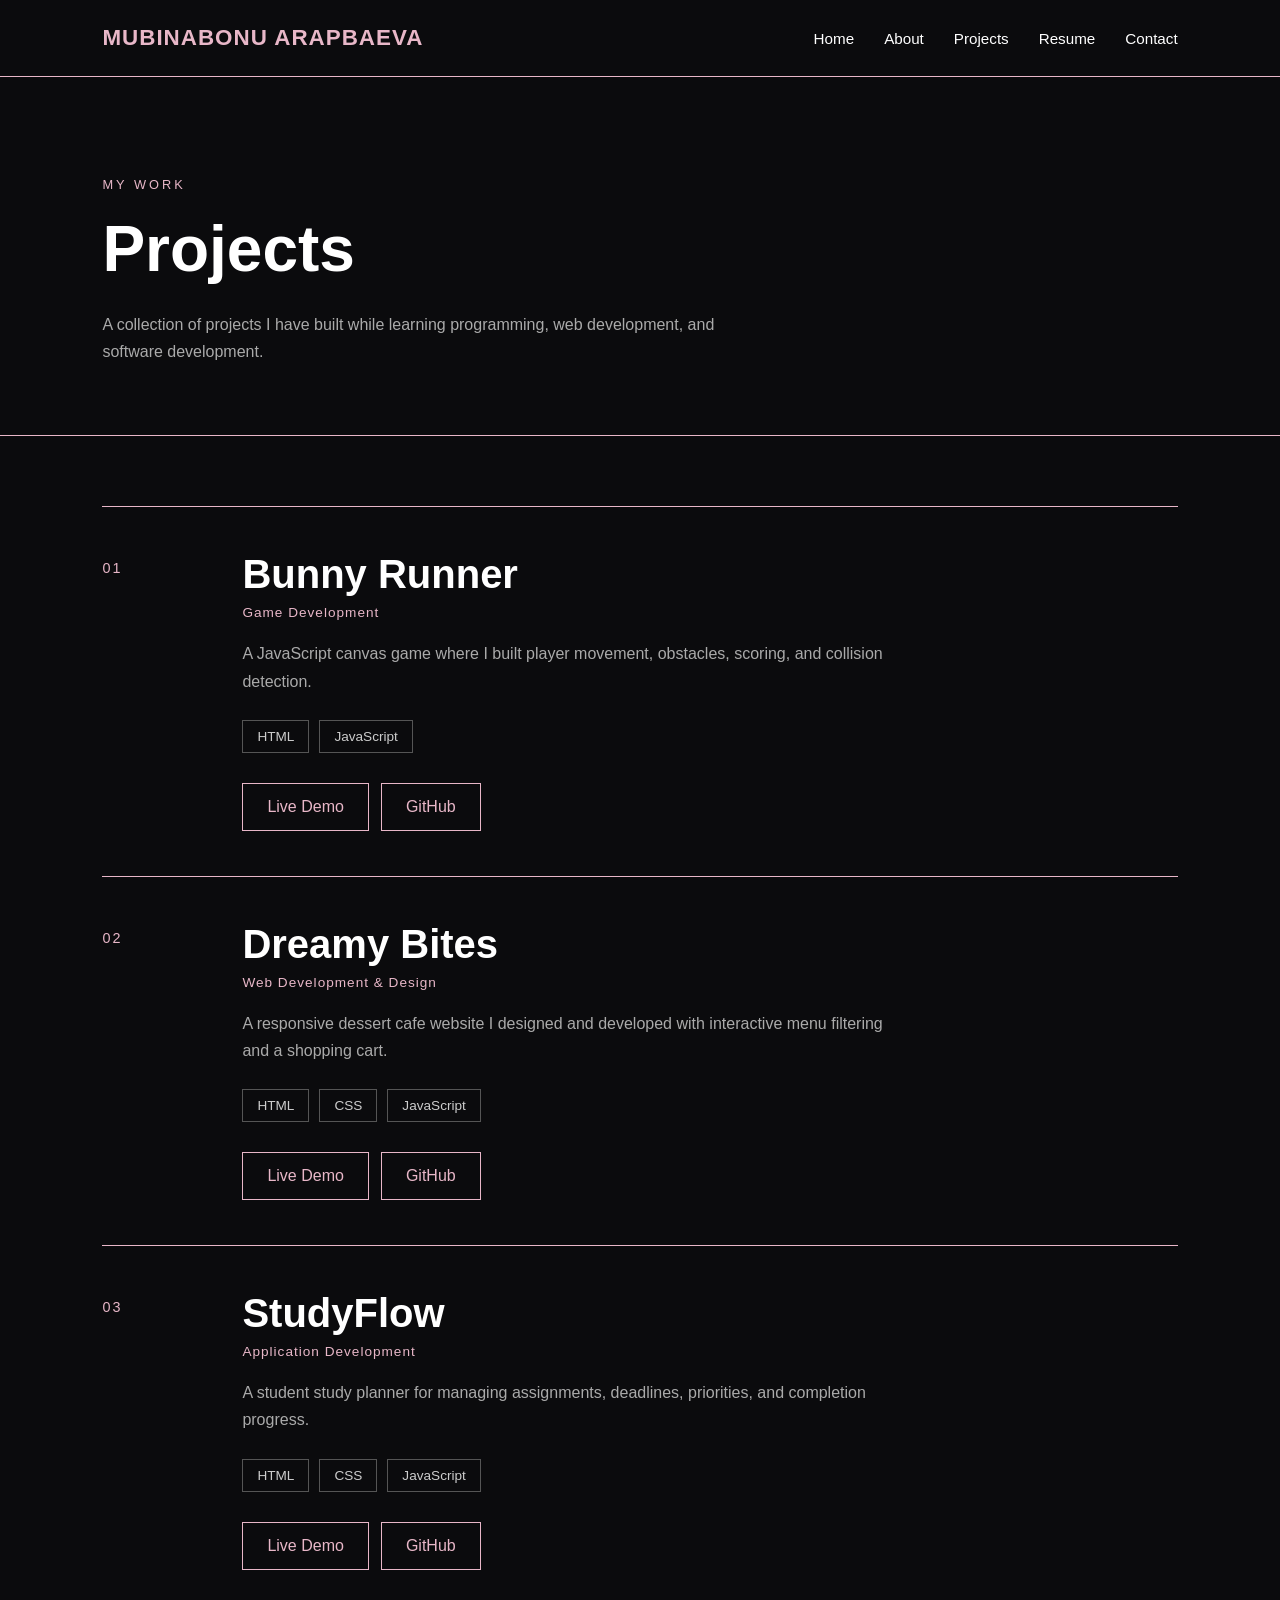
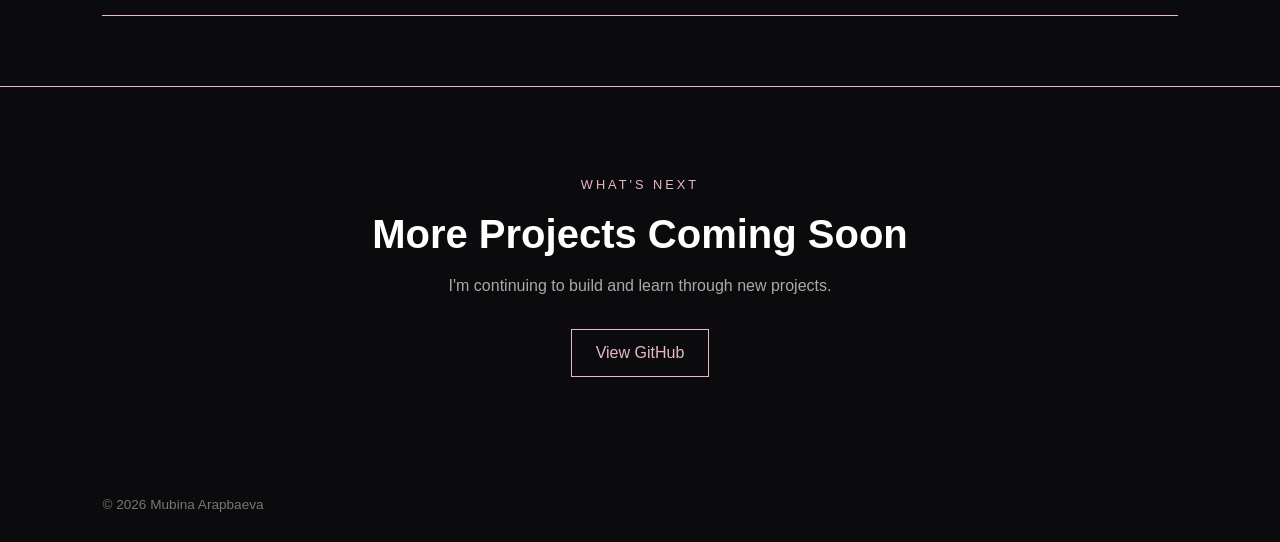
<file: projects.html>
<!DOCTYPE html>
<html lang="en">

<head>

    <meta charset="UTF-8">
    <meta name="viewport" content="width=device-width, initial-scale=1.0">

    <title>Projects | Mubina Arapbaeva</title>

    <link rel="stylesheet" href="style.css">

</head>

<body>

    <header>

        <nav>

            <a href="index.html" class="logo">
                MUBINABONU ARAPBAEVA
            </a>

            <div class="nav-links">

                <a href="index.html">
                    Home
                </a>

                <a href="about.html">
                    About
                </a>

                <a href="projects.html">
                    Projects
                </a>

                <a href="resume.html">
                    Resume
                </a>

                <a href="contact.html">
                    Contact
                </a>

            </div>

        </nav>

    </header>


    <main>

        <!-- Page introduction -->

        <section class="page-title">

            <p class="section-label">
                MY WORK
            </p>

            <h1>
                Projects
            </h1>

            <p>
                A collection of projects I have built while learning
                programming, web development, and software development.
            </p>

        </section>


        <!-- Projects -->

        <section class="projects-section">


            <!-- Bunny Runner -->

            <article class="project-card">

                <div class="project-number">
                    01
                </div>

                <div class="project-content">

                    <h2>
                        Bunny Runner
                    </h2>

                    <p class="project-type">
                        Game Development
                    </p>

                    <p>
                        A JavaScript canvas game where I built player
                        movement, obstacles, scoring, and collision detection.
                    </p>

                    <div class="project-tech">

                        <span>
                            HTML
                        </span>

                        <span>
                            JavaScript
                        </span>

                    </div>

                    <div class="project-buttons">

                        <a
                            href="https://mubina00.github.io/bunny-runner/"
                            target="_blank"
                            class="button"
                        >
                            Live Demo
                        </a>

                        <a
                            href="https://github.com/mubina00/bunny-runner"
                            target="_blank"
                            class="button secondary"
                        >
                            GitHub
                        </a>

                    </div>

                </div>

            </article>


            <!-- Dreamy Bites -->

            <article class="project-card">

                <div class="project-number">
                    02
                </div>

                <div class="project-content">

                    <h2>
                        Dreamy Bites
                    </h2>

                    <p class="project-type">
                        Web Development & Design
                    </p>

                    <p>
                        A responsive dessert cafe website I designed and
                        developed with interactive menu filtering and a
                        shopping cart.
                    </p>

                    <div class="project-tech">

                        <span>
                            HTML
                        </span>

                        <span>
                            CSS
                        </span>

                        <span>
                            JavaScript
                        </span>

                    </div>

                    <div class="project-buttons">

                        <a
                            href="https://mubina00.github.io/dreamy-bites/"
                            target="_blank"
                            class="button"
                        >
                            Live Demo
                        </a>

                        <a
                            href="https://github.com/mubina00/dreamy-bites"
                            target="_blank"
                            class="button secondary"
                        >
                            GitHub
                        </a>

                    </div>

                </div>

            </article>


            <!-- StudyFlow -->

            <article class="project-card">

                <div class="project-number">
                    03
                </div>

                <div class="project-content">

                    <h2>
                        StudyFlow
                    </h2>

                    <p class="project-type">
                        Application Development
                    </p>

                    <p>
                        A student study planner for managing assignments,
                        deadlines, priorities, and completion progress.
                    </p>

                    <div class="project-tech">

                        <span>
                            HTML
                        </span>

                        <span>
                            CSS
                        </span>

                        <span>
                            JavaScript
                        </span>

                    </div>

                    <div class="project-buttons">

                        <a
                            href="https://mubina00.github.io/studyplanner/"
                            target="_blank"
                            class="button"
                        >
                            Live Demo
                        </a>

                        <a
                            href="https://github.com/mubina00/studyplanner"
                            target="_blank"
                            class="button secondary"
                        >
                            GitHub
                        </a>

                    </div>

                </div>

            </article>


        </section>


        <!-- More projects -->

        <section class="coming-soon">

            <p class="section-label">
                WHAT'S NEXT
            </p>

            <h2>
                More Projects Coming Soon
            </h2>

            <p>
                I'm continuing to build and learn through new projects.
            </p>

            <a
                href="https://github.com/mubina00"
                target="_blank"
                class="button"
            >
                View GitHub
            </a>

        </section>

    </main>


    <footer>

        <p>
            © 2026 Mubina Arapbaeva
        </p>

    </footer>

</body>

</html>
</file>
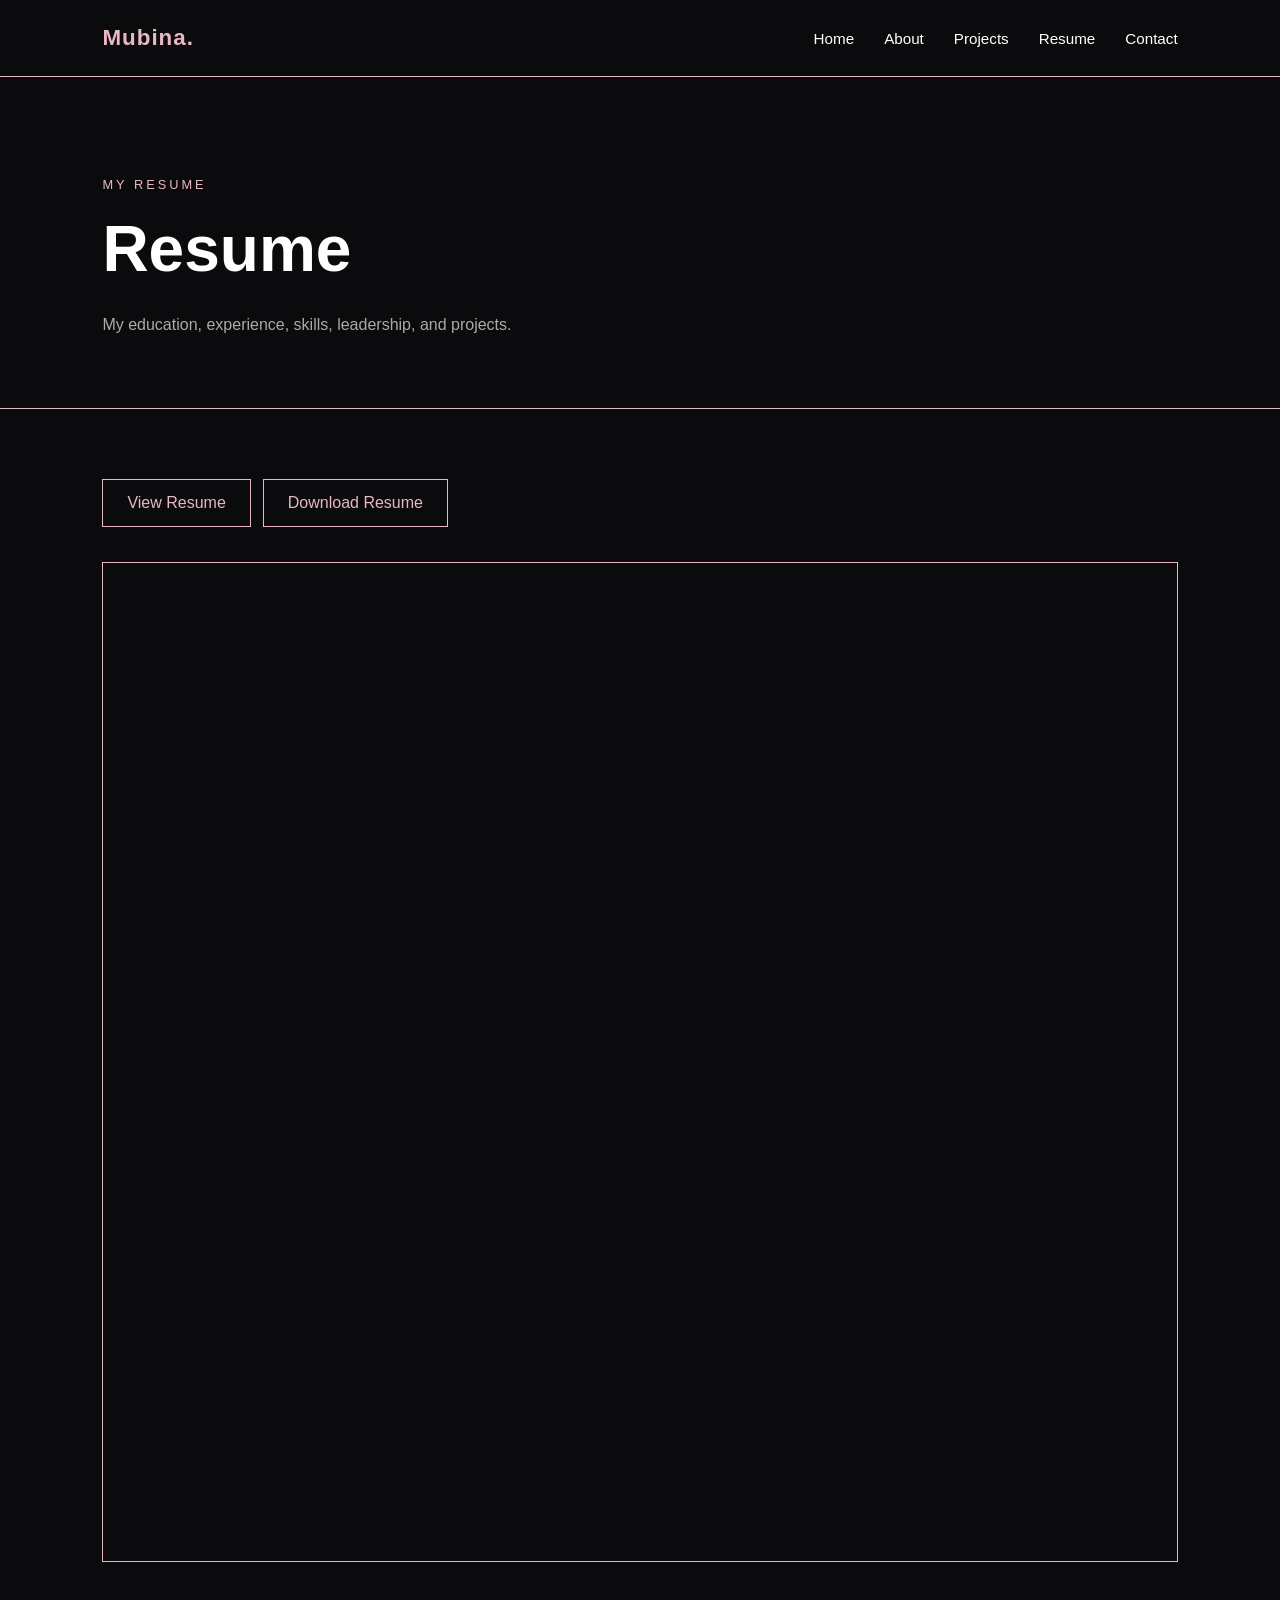
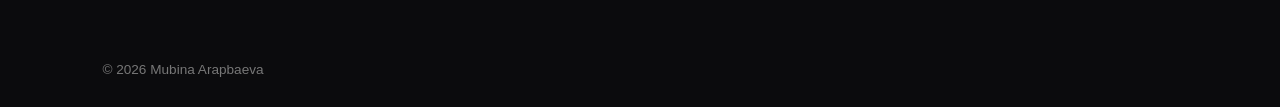
<file: resume.html>
<!DOCTYPE html>
<html lang="en">

<head>

    <meta charset="UTF-8">
    <meta name="viewport" content="width=device-width, initial-scale=1.0">

    <title>Resume | Mubina Arapbaeva</title>

    <link rel="stylesheet" href="style.css">

</head>

<body>

    <header>

        <nav>

            <a href="index.html" class="logo">
                Mubina.
            </a>

            <div class="nav-links">

                <a href="index.html">
                    Home
                </a>

                <a href="about.html">
                    About
                </a>

                <a href="projects.html">
                    Projects
                </a>

                <a href="Resume-2.html">
                    Resume
                </a>

                <a href="contact.html">
                    Contact
                </a>

            </div>

        </nav>

    </header>

    <main>

        <section class="page-title">

            <p class="section-label">
                MY RESUME
            </p>

            <h1>
                Resume
            </h1>

            <p>
                My education, experience, skills, leadership, and projects.
            </p>

        </section>


        <section class="resume-section">

            <div class="resume-actions">

                <a
                    href="Resume-2.pdf"
                    target="_blank"
                    class="button"
                >
                    View Resume
                </a>

                <a
                    href="Resume-2.pdf"
                    download
                    class="button secondary"
                >
                    Download Resume
                </a>

            </div>


            <div class="resume-viewer">

                <iframe
                    src="Resume-2.pdf"
                    title="Mubina Arapbaeva Resume"
                ></iframe>

            </div>

        </section>

    </main>

    <footer>

        <p>
            © 2026 Mubina Arapbaeva
        </p>

    </footer>

</body>

</html>
</file>
<file: style.css>
* {
    margin: 0 ;
    padding: 0 ;
    box-sizing: border-box ;
}


body {
    background-color: #0b0b0d ;
    color: white ;
    font-family: Arial, sans-serif ;
}


a {
    color: inherit ;
    text-decoration: none ;
}


/* Header */

header {
    padding: 25px 8% ;
    border-bottom: 1px solid #e8b7c8 ;
}


nav {
    display: flex ;
    justify-content: space-between ;
    align-items: center ;
}


.logo {
    color: #e8b7c8 ;
    font-size: 1.4rem ;
    font-weight: bold ;
    letter-spacing: 1px ;
}


.nav-links {
    display: flex ;
    gap: 30px ;
}


.nav-links a {
    font-size: 0.95rem ;
    transition: 0.3s ;
}


.nav-links a:hover {
    color: #e8b7c8 ;
}


/* Home */

.hero {
    min-height: 75vh ;
    padding: 120px 8% ;
    display: flex ;
    flex-direction: column ;
    justify-content: center ;
    border-bottom: 1px solid #1d2a44 ;
}


.intro-label,
.section-label {
    color: #e8b7c8 ;
    letter-spacing: 3px ;
    font-size: 0.8rem ;
    margin-bottom: 20px ;
}


.hero h1 {
    font-size: clamp(3rem, 8vw, 7rem) ;
    line-height: 1 ;
    margin-bottom: 30px ;
}


.hero h1 span {
    color: #e8b7c8 ;
    font-family: "Brush Script MT", "Segoe Script", cursive ;
    font-weight: normal ;
    font-size: 1.3em ;
}


.hero-text {
    max-width: 600px ;
    color: #c8c8c8 ;
    font-size: 1.1rem ;
    line-height: 1.7 ;
}


.hero-buttons {
    display: flex ;
    gap: 15px ;
    margin-top: 35px ;
}


/* Buttons */

.button {
    display: inline-block ;
    padding: 14px 24px ;
    border: 1px solid #e8b7c8 ;
    color: #e8b7c8 ;
    background-color: transparent ;
    transition: 0.3s ;
}


.button:hover {
    background-color: #e8b7c8 ;
    color: #0b0b0d ;
}


.button.secondary {
    background-color: transparent ;
    color: #e8b7c8 ;
    border-color: #e8b7c8 ;
}


.button.secondary:hover {
    color: #0b0b0d ;
    background-color: #e8b7c8 ;
}


/* Highlights */

.highlights {
    padding: 80px 8% ;
    display: grid ;
    grid-template-columns: repeat(3, 1fr) ;
    gap: 20px ;
}


.highlight-card {
    padding: 35px ;
    border: 1px solid #e8b7c8 ;
    min-height: 220px ;
}


.highlight-card h2 {
    color: #e8b7c8 ;
    font-size: 1rem ;
    margin-bottom: 25px ;
}


.highlight-card h3 {
    margin-bottom: 15px ;
}


.highlight-card p {
    color: #aaa ;
    line-height: 1.6 ;
}


/* Education */

.education-preview {
    padding: 90px 8% ;
    border-top: 1px solid #e8b7c8 ;
    border-bottom: 1px solid #e8b7c8 ;
}


.education-preview h2 {
    font-size: 3rem ;
    margin-bottom: 15px ;
}


.degree {
    color: #e8b7c8 ;
    font-size: 1.1rem ;
}


/* Footer */

footer {
    padding: 30px 8% ;
    color: #777 ;
    font-size: 0.85rem ;
}


/* Page title */

.page-title {
    padding: 100px 8% 70px ;
    border-bottom: 1px solid #e8b7c8 ;
}


.page-title h1 {
    font-size: 4rem ;
    margin-bottom: 25px ;
}


.page-title > p:last-child {
    max-width: 650px ;
    color: #aaa ;
    line-height: 1.7 ;
}


/* About */

.about-section {
    padding: 70px 8% ;
    border-bottom: 1px solid #e8b7c8 ;
}


.about-section h2 {
    color: #e8b7c8 ;
    font-size: 2rem ;
    margin-bottom: 20px ;
}


.about-section p {
    max-width: 750px ;
    color: #ccc ;
    line-height: 1.8 ;
    margin-bottom: 15px ;
}


.skills {
    display: flex ;
    flex-wrap: wrap ;
    gap: 15px ;
}


.skill {
    padding: 12px 20px ;
    border: 1px solid #e8b7c8 ;
    color: white ;
}


/* Contact */

.contact-section {
    padding: 70px 8% ;
    display: grid ;
    grid-template-columns: repeat(2, 1fr) ;
    gap: 30px ;
}


.contact-card {
    padding: 35px ;
    border: 1px solid #e8b7c8 ;
}


.contact-card h2 {
    font-size: 2rem ;
    margin-bottom: 15px ;
}


.contact-card p {
    color: #aaa ;
    line-height: 1.7 ;
    margin-bottom: 20px ;
}


.contact-card a {
    color: #e8b7c8 ;
    font-weight: bold ;
}


.contact-card a:hover {
    color: white ;
}


/* Projects */

.projects-section {
    padding: 70px 8% ;
}


.project-card {
    display: grid ;
    grid-template-columns: 100px 1fr ;
    gap: 40px ;
    padding: 45px 0 ;
    border-bottom: 1px solid #e8b7c8 ;
}


.project-card:first-child {
    border-top: 1px solid #e8b7c8 ;
}


.project-number {
    color: #e8b7c8 ;
    font-size: 0.9rem ;
    letter-spacing: 2px ;
    padding-top: 8px ;
}


.project-content {
    max-width: 750px ;
}


.project-content h2 {
    font-size: 2.5rem ;
    margin-bottom: 8px ;
}


.project-type {
    color: #e8b7c8 !important ;
    font-size: 0.85rem ;
    letter-spacing: 1px ;
    margin-bottom: 20px ;
}


.project-content > p:not(.project-type) {
    color: #aaa ;
    line-height: 1.7 ;
    max-width: 650px ;
    margin-bottom: 25px ;
}


.project-tech {
    display: flex ;
    flex-wrap: wrap ;
    gap: 10px ;
    margin-bottom: 30px ;
}


.project-tech span {
    padding: 8px 14px ;
    border: 1px solid #555 ;
    color: #ccc ;
    font-size: 0.85rem ;
}


.project-buttons {
    display: flex ;
    gap: 12px ;
}


.project-buttons .button {
    display: inline-block ;
}


/* Coming soon */

.coming-soon {
    padding: 90px 8% ;
    text-align: center ;
    border-top: 1px solid #e8b7c8 ;
}


.coming-soon h2 {
    font-size: 2.5rem ;
    margin-bottom: 15px ;
}


.coming-soon p:not(.section-label) {
    color: #aaa ;
    line-height: 1.7 ;
    margin-bottom: 30px ;
}


.coming-soon .button {
    display: inline-block ;
}


/* Mobile */

@media (max-width: 700px) {

    nav {
        flex-direction: column ;
        gap: 20px ;
    }


    .nav-links {
        gap: 15px ;
        flex-wrap: wrap ;
        justify-content: center ;
    }


    .hero {
        padding: 80px 6% ;
    }


    .highlights {
        grid-template-columns: 1fr ;
        padding: 60px 6% ;
    }


    .education-preview {
        padding: 70px 6% ;
    }


    .education-preview h2 {
        font-size: 2.2rem ;
    }


    .contact-section {
        grid-template-columns: 1fr ;
        padding: 60px 6% ;
    }


    .page-title {
        padding: 80px 6% 60px ;
    }


    .page-title h1 {
        font-size: 3rem ;
    }


    .projects-section {
        padding: 50px 6% ;
    }


    .project-card {
        grid-template-columns: 1fr ;
        gap: 15px ;
        padding: 35px 0 ;
    }


    .project-number {
        padding-top: 0 ;
    }


    .project-content h2 {
        font-size: 2rem ;
    }


    .project-buttons {
        flex-wrap: wrap ;
    }


    .coming-soon {
        padding: 70px 6% ;
    }


    .coming-soon h2 {
        font-size: 2rem ;
    }

}

/* Resume */

.resume-section {
    padding: 70px 8% ;
}


.resume-actions {
    display: flex ;
    gap: 12px ;
    margin-bottom: 35px ;
}


.resume-viewer {
    width: 100% ;
    height: 1000px ;
    border: 1px solid #e8b7c8 ;
}


.resume-viewer iframe {
    width: 100% ;
    height: 100% ;
    border: none ;
}


@media (max-width: 700px) {

    .resume-section {
        padding: 50px 6% ;
    }


    .resume-actions {
        flex-wrap: wrap ;
    }


    .resume-viewer {
        height: 700px ;
    }

}
</file>
